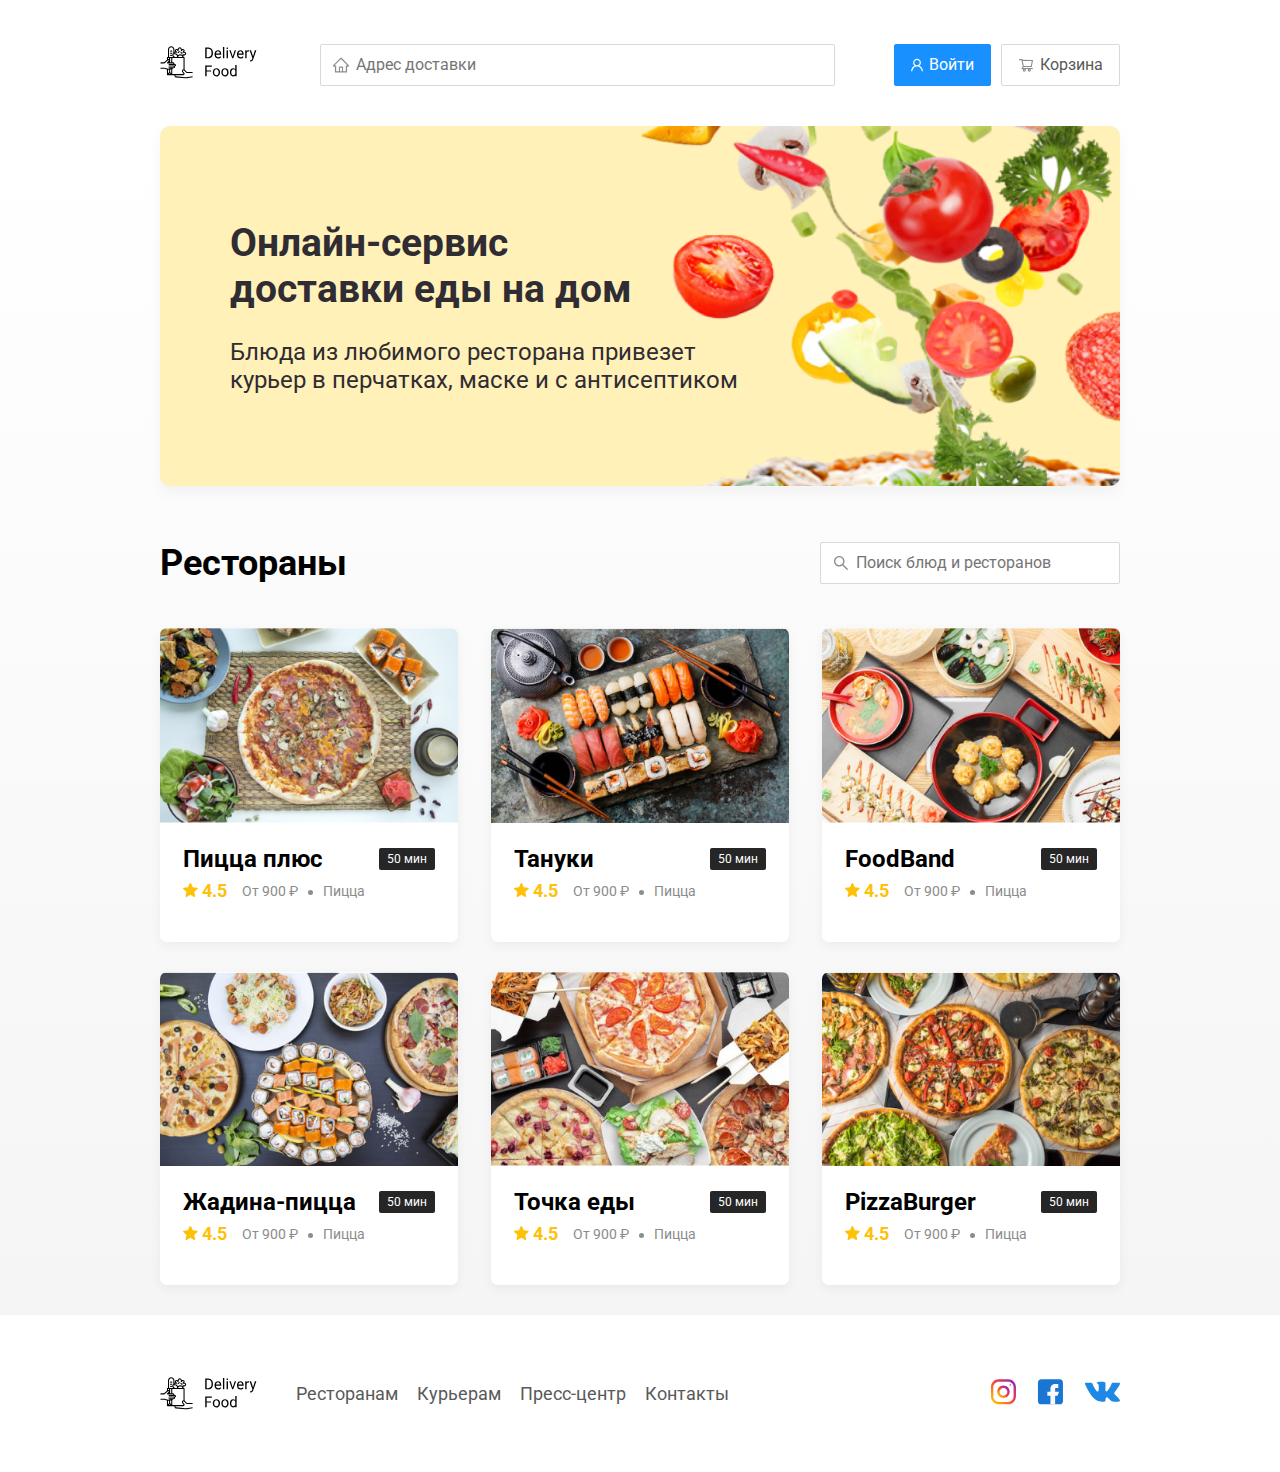
<file: index.html>
<!DOCTYPE html>
<html lang="ru">

<head>
  <meta charset="UTF-8">
  <meta http-equiv="X-UA-Compatible" content="IE=edge">
  <meta name="viewport" content="width=device-width, initial-scale=1.0">
  <link rel="preconnect" href="https://fonts.gstatic.com">
  <link href="https://fonts.googleapis.com/css2?family=Roboto:wght@400;700&display=swap" rel="stylesheet">
  <link rel="stylesheet" href="./css/normalize.css">
  <link rel="stylesheet" href="./css/style.css">
  <title>Delivery Food - доставка еды на дом</title>
</head>

<body>
  <div class="container">
    <header class="header">
      <a href="index.html"><img src="./img/header/logo.svg" alt="Logo" class="logo"></a>
      <input type="text" class="input input-address" placeholder="Адрес доставки">
      <div class="buttons">
        <button class="button button-primary">
          <img class="button-icon" src="./img/header/user.svg" alt="user">
          <span class="button-text">Войти</span>
        </button>
        <button class="button">
          <img class="button-icon" src="./img/header/shopping-cart.svg" alt="user">
          <span class="button-text">Корзина</span>
        </button>
      </div>
    </header>
  </div>
  <main class="main">
    <div class="container">
      <section class="promo">
        <h1 class="promo-title">Онлайн-сервис <br> доставки еды на дом</h1>
        <p class="promo-text">Блюда из любимого ресторана привезет курьер в перчатках, маске и с антисептиком</p>
      </section>
      <section class="restaurants">
        <div class="section-heading">
          <h2 class="section-title">
            Рестораны
          </h2>
          <input type="text" class="input input-search" placeholder="Поиск блюд и ресторанов">
        </div>
        <div class="cards">
          <a href="restaurant.html" class="card">
            <img src="./img/restaurants/card-1.jpg" class="card-img" alt="">
            <div class="card-text">
              <div class="card-heading">
                <h3 class="card-title">Пицца плюс</h3>
                <span class="card-tag tag">50 мин</span>
              </div>
              <div class="card-info">
                <div class="rating"> <img src="./img/restaurants/rating.svg" alt="rating" class="rating-star"> 4.5</div>
                <div class="price">От 900 ₽</div>
                <div class="category">Пицца</div>
              </div>
            </div>
          </a>
          <!-- /.card -->
          <a href="restaurant.html" class="card">
            <img src="./img/restaurants/card-2.jpg" class="card-img" alt="">
            <div class="card-text">
              <div class="card-heading">
                <h3 class="card-title">Тануки</h3>
                <span class="card-tag tag">50 мин</span>
              </div>
              <div class="card-info">
                <div class="rating"> <img src="./img/restaurants/rating.svg" alt="rating" class="rating-star"> 4.5</div>
                <div class="price">От 900 ₽</div>
                <div class="category">Пицца</div>
              </div>
            </div>
          </a>
          <!-- /.card -->
          <a href="restaurant.html" class="card">
            <img src="./img/restaurants/card-3.jpg" class="card-img" alt="">
            <div class="card-text">
              <div class="card-heading">
                <h3 class="card-title">FoodBand</h3>
                <span class="card-tag tag">50 мин</span>
              </div>
              <div class="card-info">
                <div class="rating"> <img src="./img/restaurants/rating.svg" alt="rating" class="rating-star"> 4.5</div>
                <div class="price">От 900 ₽</div>
                <div class="category">Пицца</div>
              </div>
            </div>
          </a>
          <!-- /.card -->
          <a href="restaurant.html" class="card">
            <img src="./img/restaurants/card-4.jpg" class="card-img" alt="">
            <div class="card-text">
              <div class="card-heading">
                <h3 class="card-title">Жадина-пицца</h3>
                <span class="card-tag tag">50 мин</span>
              </div>
              <div class="card-info">
                <div class="rating"> <img src="./img/restaurants/rating.svg" alt="rating" class="rating-star"> 4.5</div>
                <div class="price">От 900 ₽</div>
                <div class="category">Пицца</div>
              </div>
            </div>
          </a>
          <!-- /.card -->
          <a href="restaurant.html" class="card">
            <img src="./img/restaurants/card-5.jpg" class="card-img" alt="">
            <div class="card-text">
              <div class="card-heading">
                <h3 class="card-title">Точка еды</h3>
                <span class="card-tag tag">50 мин</span>
              </div>
              <div class="card-info">
                <div class="rating"> <img src="./img/restaurants/rating.svg" alt="rating" class="rating-star"> 4.5</div>
                <div class="price">От 900 ₽</div>
                <div class="category">Пицца</div>
              </div>
            </div>
          </a>
          <!-- /.card -->
          <a href="restaurant.html" class="card">
            <img src="./img/restaurants/card-6.jpg" class="card-img" alt="">
            <div class="card-text">
              <div class="card-heading">
                <h3 class="card-title">PizzaBurger</h3>
                <span class="card-tag tag">50 мин</span>
              </div>
              <div class="card-info">
                <div class="rating"> <img src="./img/restaurants/rating.svg" alt="rating" class="rating-star"> 4.5</div>
                <div class="price">От 900 ₽</div>
                <div class="category">Пицца</div>
              </div>
            </div>
          </a>
          <!-- /.card -->
        </div>
        <!-- /.cards -->
      </section>
    </div>
  </main>
  <footer class="footer">
    <div class="container">
      <div class="footer-block">
        <img src="./img/header/logo.svg" alt="logo" class="logo footer-logo">
        <nav class="footer-nav">
          <a href="#" class="footer-link">Ресторанам</a>
          <a href="#" class="footer-link">Курьерам</a>
          <a href="#" class="footer-link">Пресс-центр</a>
          <a href="#" class="footer-link">Контакты</a>
        </nav>
        <div class="social-links">
          <a href="#" class="social-link"><img src="./img/social/instagram.svg" alt="instagram"></a>
          <a href="#" class="social-link"><img src="./img/social/facebook.svg" alt="facebook"></a>
          <a href="#" class="social-link"><img src="./img/social/vk.svg" alt="vk"></a>
        </div>
      </div>
    </div>
  </footer>
  <script>(function(a,m,o,c,r,m){a[m]={id:"52849",hash:"8b2c5eb86e1eda67f5c1126f49815d588a5d99708220eea7453ec18ac7cd2327",locale:"ru",inline:false,setMeta:function(p){this.params=(this.params||[]).concat([p])}};a[o]=a[o]||function(){(a[o].q=a[o].q||[]).push(arguments)};var d=a.document,s=d.createElement('script');s.async=true;s.id=m+'_script';s.src='https://gso.amocrm.ru/js/button.js?1626092476';d.head&&d.head.appendChild(s)}(window,0,'amoSocialButton',0,0,'amo_social_button'));</script>
</body>

</html>
</file>
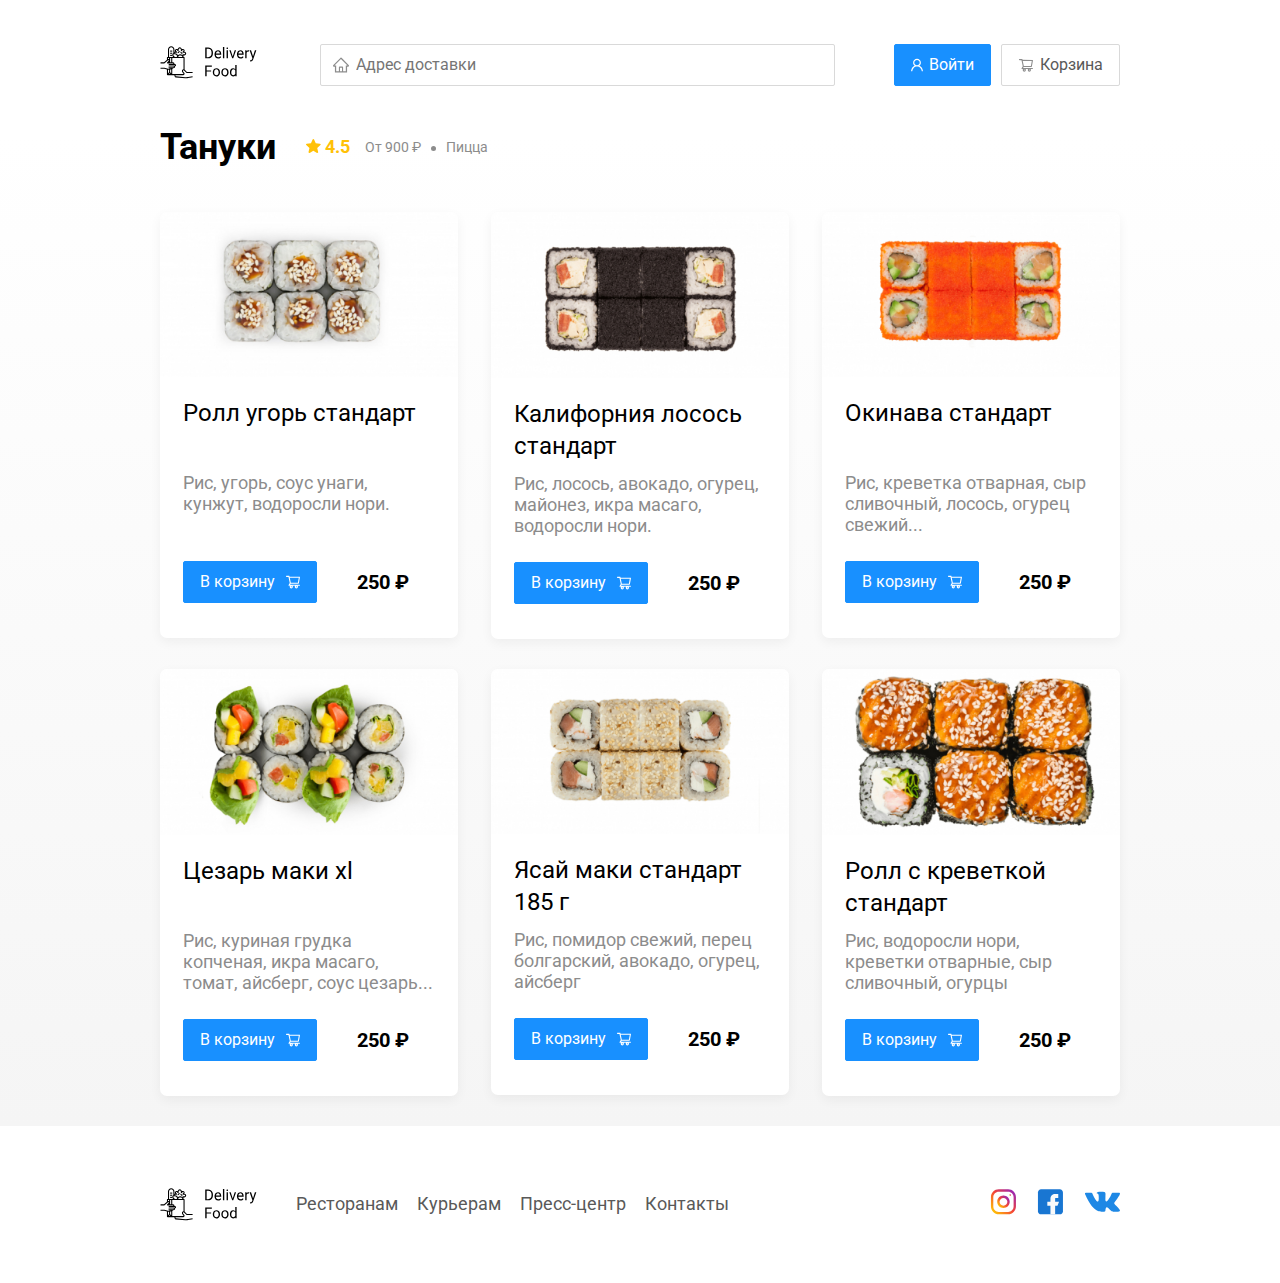
<file: restaurant.html>
<!DOCTYPE html>
<html lang="ru">

<head>
  <meta charset="UTF-8">
  <meta http-equiv="X-UA-Compatible" content="IE=edge">
  <meta name="viewport" content="width=device-width, initial-scale=1.0">
  <link rel="preconnect" href="https://fonts.gstatic.com">
  <link href="https://fonts.googleapis.com/css2?family=Roboto:wght@400;700&display=swap" rel="stylesheet">
  <link rel="stylesheet" href="./css/animate.compat.css">
  <link rel="stylesheet" href="./css/normalize.css">
  <link rel="stylesheet" href="./css/style.css">
  <title>Тануки - доставка еды на дом</title>
</head>

<body>
  <div class="container">
    <header class="header">
      <a href="index.html" class="logo "><img src="./img/header/logo.svg" alt="Logo" class="logo"></a>
      <input type="text" class="input input-address" placeholder="Адрес доставки">
      <div class="buttons">
        <button class="button button-primary">
          <img class="button-icon" src="./img/header/user.svg" alt="user">
          <span class="button-text">Войти</span>
        </button>
        <button class="button" id="cart-button">
          <img class="button-icon" src="./img/header/shopping-cart.svg" alt="user">
          <span class="button-text">Корзина</span>
        </button>
      </div>
    </header>
  </div>
  <main class="main">
    <div class="container">
      <section class="restaurants">
        <div class="section-heading">
          <h2 class="section-title">
            Тануки
          </h2>
          <div class="card-info">
            <div class="rating"> <img src="./img/restaurants/rating.svg" alt="rating" class="rating-star"> 4.5</div>
            <div class="price">От 900 ₽</div>
            <div class="category">Пицца</div>
          </div>
        </div>
        <div class="cards">
          <div class="card wow fadeInUp" data-wow-delay="0.2s">
            <img src="./img/restaurants/restaurant-1/image.jpg" class="card-img" alt="res">
            <div class="card-text">
              <div class="card-heading">
                <h3 class="card-title card-title-reg">Ролл угорь стандарт</h3>
              </div>
              <div class="card-info">
                <div class="ingredients">Рис, угорь, соус унаги, кунжут, водоросли нори.</div>
              </div>
              <div class="card-buttons">
                <button class="button button-primary">
                  <span class="button-card-text">В корзину</span>
                  <img src="./img/restaurants/cart.svg" alt="cart" class="button-card-img">
                </button>
                <strong class="card-price-bold">250 ₽</strong>
              </div>
            </div>
          </div>
          <!-- /.card -->
          <div class="card wow fadeInUp" data-wow-delay="0.4s">
            <img src="./img/restaurants/restaurant-1/image-1.jpg" class="card-img" alt="">
            <div class="card-text">
              <div class="card-heading">
                <h3 class="card-title card-title-reg">Калифорния лосось стандарт</h3>
              </div>
              <div class="card-info">
                <div class="ingredients">Рис, лосось, авокадо, огурец, майонез, икра масаго, водоросли нори.</div>
              </div>
              <div class="card-buttons">
                <button class="button button-primary">
                  <span class="button-card-text">В корзину</span>
                  <img src="./img/restaurants/cart.svg" alt="cart" class="button-card-img">
                </button>
                <strong class="card-price-bold">250 ₽</strong>
              </div>
            </div>
          </div>
          <!-- /.card -->
          <div class="card wow fadeInUp" data-wow-delay="0.6s">
            <img src="./img/restaurants/restaurant-1/image-2.jpg" class="card-img" alt="">
            <div class="card-text">
              <div class="card-heading">
                <h3 class="card-title card-title-reg">Окинава стандарт</h3>
              </div>
              <div class="card-info">
                <div class="ingredients"> Рис, креветка отварная, сыр сливочный, лосось, огурец свежий...</div>
              </div>
              <div class="card-buttons">
                <button class="button button-primary">
                  <span class="button-card-text">В корзину</span>
                  <img src="./img/restaurants/cart.svg" alt="cart" class="button-card-img">
                </button>
                <strong class="card-price-bold">250 ₽</strong>
              </div>
            </div>
          </div>
          <!-- /.card -->
          <div class="card wow fadeInUp" data-wow-delay="0.2s">
            <img src="./img/restaurants/restaurant-1/image-3.jpg" class="card-img" alt="">
            <div class="card-text">
              <div class="card-heading">
                <h3 class="card-title card-title-reg">Цезарь маки хl</h3>
              </div>
              <div class="card-info">
                <div class="ingredients">Рис, куриная грудка копченая, икра масаго, томат, айсберг, соус цезарь...</div>
              </div>
              <div class="card-buttons">
                <button class="button button-primary">
                  <span class="button-card-text">В корзину</span>
                  <img src="./img/restaurants/cart.svg" alt="cart" class="button-card-img">
                </button>
                <strong class="card-price-bold">250 ₽</strong>
              </div>
            </div>
          </div>
          <!-- /.card -->
          <div class="card wow fadeInUp" data-wow-delay="0.4s">
            <img src="./img/restaurants/restaurant-1/image-4.jpg" class="card-img" alt="">
            <div class="card-text">
              <div class="card-heading">
                <h3 class="card-title card-title-reg">Ясай маки стандарт 185 г</h3>
              </div>
              <div class="card-info">
                <div class="ingredients">Рис, помидор свежий, перец болгарский, авокадо, огурец, айсберг</div>
              </div>
              <div class="card-buttons">
                <button class="button button-primary">
                  <span class="button-card-text">В корзину</span>
                  <img src="./img/restaurants/cart.svg" alt="cart" class="button-card-img">
                </button>
                <strong class="card-price-bold">250 ₽</strong>
              </div>
            </div>
          </div>
          <!-- /.card -->
          <div class="card wow fadeInUp" data-wow-delay="0.6s">
            <img src="./img/restaurants/restaurant-1/image-5.jpg" class="card-img" alt="">
            <div class="card-text">
              <div class="card-heading">
                <h3 class="card-title card-title-reg">Ролл с креветкой стандарт</h3>
              </div>
              <div class="card-info">
                <div class="ingredients">Рис, водоросли нори, креветки отварные, сыр сливочный, огурцы</div>
              </div>
              <div class="card-buttons">
                <button class="button button-primary">
                  <span class="button-card-text">В корзину</span>
                  <img src="./img/restaurants/cart.svg" alt="cart" class="button-card-img">
                </button>
                <strong class="card-price-bold">250 ₽</strong>
              </div>
            </div>
          </div>
          <!-- /.card -->
        </div>
        <!-- /.cards -->
      </section>
    </div>
  </main>
  <footer class="footer">
    <div class="container">
      <div class="footer-block">
        <img src="./img/header/logo.svg" alt="logo" class="logo footer-logo">
        <nav class="footer-nav">
          <a href="#" class="footer-link">Ресторанам</a>
          <a href="#" class="footer-link">Курьерам</a>
          <a href="#" class="footer-link">Пресс-центр</a>
          <a href="#" class="footer-link">Контакты</a>
        </nav>
        <div class="social-links">
          <a href="#" class="social-link"><img src="./img/social/instagram.svg" alt="instagram"></a>
          <a href="#" class="social-link"><img src="./img/social/facebook.svg" alt="facebook"></a>
          <a href="#" class="social-link"><img src="./img/social/vk.svg" alt="vk"></a>
        </div>
      </div>
    </div>
  </footer>

  <div class="modal">
    <div class="modal-dialog">
      <div class="modal-header">
        <h3 class="modal-title">Корзина</h3>
        <button class="close">&times;</button>
      </div>
      <div class="modal-body">
        <div class="food-row">
          <span class="food-name">Ролл угорь стандарт</span>
          <strong class="food-price">250 ₽</strong>
          <div class="food-counter">
            <button class="counter-button">-</button>
            <span class="counter">1</span>
            <button class="counter-button">+</button>
          </div>
        </div>
        <div class="food-row">
          <span class="food-name">Ролл угорь стандарт</span>
          <strong class="food-price">250 ₽</strong>
          <div class="food-counter">
            <button class="counter-button">-</button>
            <span class="counter">1</span>
            <button class="counter-button">+</button>
          </div>
        </div>
        <div class="food-row">
          <span class="food-name">Ролл угорь стандарт</span>
          <strong class="food-price">250 ₽</strong>
          <div class="food-counter">
            <button class="counter-button">-</button>
            <span class="counter">1</span>
            <button class="counter-button">+</button>
          </div>
        </div>
      </div>
      <div class="modal-footer">
        <span class="modal-pricetag">1250 ₽</span>
        <div class="footer-buttons">
          <button class="button button-primary">Оформить заказ</button>
          <button class="button">Отмена</button>
        </div>
      </div>
    </div>
  </div>
  <script src="./js/wow.min.js"></script>
  <script src="./js/script.js"></script>
</body>

</html>
</file>
<file: css/style.css>
* {
  -webkit-box-sizing: border-box;
          box-sizing: border-box;
}

body {
  font-family: "Roboto", sans-serif;
  padding-top: 44px;
}

.container {
  max-width: 1200px;
  margin: auto;
}

.button {
  padding: 8px 16px;
  background: #FFFFFF;
  border: 1px solid #D9D9D9;
  -webkit-box-sizing: border-box;
          box-sizing: border-box;
  -webkit-box-shadow: 0px 0px 2px rgba(0, 0, 0, 0.0015);
          box-shadow: 0px 0px 2px rgba(0, 0, 0, 0.0015);
  border-radius: 2px;
  color: #595959;
  font-size: 16px;
  line-height: 24px;
  display: -webkit-box;
  display: -ms-flexbox;
  display: flex;
  -webkit-box-align: center;
      -ms-flex-align: center;
          align-items: center;
  cursor: pointer;
}
.button-primary {
  background: #1890FF;
  border: 1px solid #1890FF;
  color: #FFFFFF;
  margin-right: 10px;
}
.button-icon {
  margin-right: 6px;
}
.button-card-text {
  margin-right: 10px;
}

.input {
  background: #FFFFFF;
  border: 1px solid #D9D9D9;
  border-radius: 2px;
  font-size: 16px;
  line-height: 24px;
  padding: 8px;
  padding-left: 35px;
  background-repeat: no-repeat;
  background-position: left 11px center;
}
.input-address {
  -webkit-box-flex: 0.8;
      -ms-flex: 0.8;
          flex: 0.8;
  background-image: url(../img/header/home.svg);
}
.input-search {
  width: 300px;
  margin-left: auto;
  background-image: url(../img/restaurants/search.svg);
}

.section-heading {
  display: -webkit-box;
  display: -ms-flexbox;
  display: flex;
  -webkit-box-align: center;
      -ms-flex-align: center;
          align-items: center;
  margin-bottom: 44px;
}
.section-title {
  font-weight: bold;
  font-size: 36px;
  line-height: 42px;
  margin: 0;
  margin-right: 30px;
  color: #000000;
}

.header {
  display: -webkit-box;
  display: -ms-flexbox;
  display: flex;
  -webkit-box-align: center;
      -ms-flex-align: center;
          align-items: center;
  -webkit-box-pack: justify;
      -ms-flex-pack: justify;
          justify-content: space-between;
  margin-bottom: 40px;
}

.buttons {
  display: -webkit-box;
  display: -ms-flexbox;
  display: flex;
  -webkit-box-align: center;
      -ms-flex-align: center;
          align-items: center;
}

.main {
  background: -webkit-gradient(linear, left top, left bottom, color-stop(1.04%, rgba(245, 245, 245, 0)), to(#F5F5F5));
  background: linear-gradient(180deg, rgba(245, 245, 245, 0) 1.04%, #F5F5F5 100%);
}

.promo {
  -webkit-box-shadow: 0px 7px 12px rgba(158, 158, 163, 0.1);
          box-shadow: 0px 7px 12px rgba(158, 158, 163, 0.1);
  background: #FFF1B8 url(../img/promo/promo-image.png) no-repeat top right -260px/contain;
  border-radius: 10px;
  padding: 68px 70px;
  color: #302C34;
  margin-bottom: 56px;
}
.promo-title {
  font-size: 39px;
  line-height: 46px;
}
.promo-text {
  max-width: 538px;
  font-size: 24px;
  line-height: 28px;
}

.card {
  background: #FFFFFF;
  -webkit-box-shadow: 0px 4px 12px rgba(0, 0, 0, 0.05);
          box-shadow: 0px 4px 12px rgba(0, 0, 0, 0.05);
  border-radius: 7px;
  overflow: hidden;
  display: -webkit-box;
  display: -ms-flexbox;
  display: flex;
  -webkit-box-orient: vertical;
  -webkit-box-direction: normal;
      -ms-flex-direction: column;
          flex-direction: column;
  margin-bottom: 30px;
  -ms-flex-preferred-size: 31%;
      flex-basis: 31%;
  text-decoration: none;
}
.card-buttons {
  margin-top: 24px;
  display: -webkit-box;
  display: -ms-flexbox;
  display: flex;
  -webkit-box-align: center;
      -ms-flex-align: center;
          align-items: center;
}
.card-price-bold {
  font-weight: bold;
  font-size: 20px;
  line-height: 32px;
  margin-left: 30px;
}
.card-img {
  width: 384px;
  height: 250px;
  -ms-flex-item-align: center;
      align-self: center;
  -o-object-fit: cover;
     object-fit: cover;
}
.card-text {
  padding: 20px 23px 35px 23px;
}
.card-heading {
  display: -webkit-box;
  display: -ms-flexbox;
  display: flex;
  -webkit-box-pack: justify;
      -ms-flex-pack: justify;
          justify-content: space-between;
  -webkit-box-align: center;
      -ms-flex-align: center;
          align-items: center;
}
.card-info {
  display: -webkit-box;
  display: -ms-flexbox;
  display: flex;
  -webkit-box-align: center;
      -ms-flex-align: center;
          align-items: center;
  -ms-flex-wrap: wrap;
      flex-wrap: wrap;
}
.card-title {
  margin: 0;
  font-weight: bold;
  font-size: 24px;
  line-height: 32px;
  color: #000000;
}
.card-title-reg {
  font-weight: 400;
  height: 65px;
}
.card-tag {
  font-size: 12px;
  line-height: 20px;
  color: #FFFFFF;
  background: #262626;
  border-radius: 2px;
  padding: 1px 8px;
}
.cards {
  display: -webkit-box;
  display: -ms-flexbox;
  display: flex;
  -webkit-box-align: start;
      -ms-flex-align: start;
          align-items: flex-start;
  -webkit-box-pack: justify;
      -ms-flex-pack: justify;
          justify-content: space-between;
  -ms-flex-wrap: wrap;
      flex-wrap: wrap;
}

.rating {
  margin-right: 26px;
  font-weight: bold;
  font-size: 18px;
  line-height: 32px;
  color: #FFC107;
}

.price, .category {
  font-size: 18px;
  line-height: 32px;
  color: #8C8C8C;
}

.category {
  text-overflow: ellipsis;
  overflow: hidden;
  white-space: nowrap;
  max-width: 150px;
}

.price {
  margin-right: 10px;
}
.price::after {
  content: "";
  width: 5px;
  height: 5px;
  background-color: #8C8C8C;
  display: inline-block;
  vertical-align: middle;
  border-radius: 50%;
  margin-left: 10px;
}

.ingredients {
  margin-top: 10px;
  font-size: 18px;
  height: 65px;
  line-height: 21px;
  color: #8C8C8C;
}

.footer {
  padding: 60px 0;
}
.footer-block {
  display: -webkit-box;
  display: -ms-flexbox;
  display: flex;
  -webkit-box-align: center;
      -ms-flex-align: center;
          align-items: center;
  -webkit-box-pack: justify;
      -ms-flex-pack: justify;
          justify-content: space-between;
}
.footer-nav {
  margin-right: auto;
  margin-left: 35px;
}
.footer-link {
  display: inline-block;
  color: #595959;
  text-decoration: none;
  font-size: 18px;
  line-height: 21px;
}
.footer-link:not(:last-child) {
  margin-right: 15px;
}

.social-link:not(:last-child) {
  margin-right: 21px;
}
.social-links {
  display: -webkit-box;
  display: -ms-flexbox;
  display: flex;
  -webkit-box-align: center;
      -ms-flex-align: center;
          align-items: center;
}

.modal {
  position: fixed;
  left: 0;
  top: 0;
  width: 100%;
  height: 100%;
  background: rgba(0, 0, 0, 0.4);
  display: none;
}
.modal-dialog {
  max-width: 780px;
  width: 95%;
  background: #FFFFFF;
  border-radius: 5px;
  margin: auto;
  padding: 40px 45px;
}
.modal-header {
  display: -webkit-box;
  display: -ms-flexbox;
  display: flex;
  -webkit-box-align: center;
      -ms-flex-align: center;
          align-items: center;
  -webkit-box-pack: justify;
      -ms-flex-pack: justify;
          justify-content: space-between;
  margin-bottom: 45px;
}
.modal-title {
  margin: 0;
  font-weight: bold;
  font-size: 36px;
  line-height: 42px;
}
.modal-body {
  margin-bottom: 52px;
}
.modal-footer {
  display: -webkit-box;
  display: -ms-flexbox;
  display: flex;
  -webkit-box-align: center;
      -ms-flex-align: center;
          align-items: center;
  -webkit-box-pack: justify;
      -ms-flex-pack: justify;
          justify-content: space-between;
}
.modal-pricetag {
  background: #262626;
  border-radius: 5px;
  padding: 15px 20px;
  font-size: 20px;
  line-height: 23px;
  color: #FAFAFA;
}

.food-row {
  display: -webkit-box;
  display: -ms-flexbox;
  display: flex;
  -webkit-box-align: start;
      -ms-flex-align: start;
          align-items: flex-start;
  -webkit-box-pack: justify;
      -ms-flex-pack: justify;
          justify-content: space-between;
  padding-bottom: 8px;
  border-bottom: 1px solid #D9D9D9;
  margin-bottom: 15px;
}
.food-name {
  font-size: 18px;
  line-height: 32px;
}
.food-price {
  margin-left: auto;
  margin-right: 47px;
  font-weight: bold;
  font-size: 20px;
  line-height: 32px;
}
.food-counter {
  display: -webkit-box;
  display: -ms-flexbox;
  display: flex;
  -webkit-box-align: center;
      -ms-flex-align: center;
          align-items: center;
}

.counter {
  font-size: 16px;
  line-height: 24px;
  margin-left: 10px;
  margin-right: 10px;
}
.counter-button {
  display: -webkit-box;
  display: -ms-flexbox;
  display: flex;
  -webkit-box-align: center;
      -ms-flex-align: center;
          align-items: center;
  -webkit-box-pack: center;
      -ms-flex-pack: center;
          justify-content: center;
  background: #FFFFFF;
  border: 1px solid #40A9FF;
  -webkit-box-sizing: border-box;
          box-sizing: border-box;
  border-radius: 2px;
  width: 39px;
  height: 32px;
  font-size: 14px;
  line-height: 22px;
  color: #40A9FF;
}

.close {
  font-size: 36px;
  border: none;
  background-color: transparent;
  cursor: pointer;
}

.footer-buttons {
  display: -webkit-box;
  display: -ms-flexbox;
  display: flex;
  -webkit-box-align: center;
      -ms-flex-align: center;
          align-items: center;
}

.is-open {
  display: -webkit-box;
  display: -ms-flexbox;
  display: flex;
}

@media (max-width: 1366px) {
  .container {
    max-width: 960px;
  }

  .promo {
    background-size: cover;
    background-position: top right -360px;
  }

  .rating {
    margin-right: 15px;
  }

  .category, .price {
    font-size: 14px;
  }

  .card-img {
    height: 100%;
    width: 100%;
  }
}
@media (max-width: 992px) {
  .container {
    max-width: 750px;
  }

  .promo {
    padding: 50px;
  }
  .promo-text {
    font-size: 18px;
    max-width: 400px;
  }

  .card {
    -ms-flex-preferred-size: 49%;
        flex-basis: 49%;
  }

  .footer-link {
    font-size: 16px;
  }
}
@media (max-width: 768px) {
  .container {
    max-width: 560px;
  }

  .promo-title {
    font-size: 24px;
    line-height: 1.4;
  }
  .promo-text {
    margin-top: 0;
  }

  .rating {
    -ms-flex-preferred-size: 100%;
        flex-basis: 100%;
  }

  .card-title {
    font-size: 18px;
  }
  .card-info {
    -ms-flex-wrap: wrap;
        flex-wrap: wrap;
  }
}
@media (max-width: 578px) {
  .container {
    max-width: 90%;
  }

  .header {
    -ms-flex-wrap: wrap;
        flex-wrap: wrap;
  }

  .input-address {
    margin-top: 15px;
    -webkit-box-flex: 1;
        -ms-flex: 1;
            flex: 1;
    -webkit-box-ordinal-group: 6;
        -ms-flex-order: 5;
            order: 5;
  }

  .promo {
    background-image: none;
  }
  .promo-title {
    margin-bottom: 10px;
  }

  .section-title {
    font-size: 20px;
  }

  .card {
    -ms-flex-preferred-size: 100%;
        flex-basis: 100%;
  }
  .card-img {
    width: 100%;
  }

  .footer {
    padding: 30px;
  }
  .footer-block {
    -webkit-box-align: start;
        -ms-flex-align: start;
            align-items: flex-start;
  }
  .footer-nav {
    -webkit-box-ordinal-group: 1;
        -ms-flex-order: 0;
            order: 0;
    margin-left: 0;
    margin-right: 0;
    display: -webkit-box;
    display: -ms-flexbox;
    display: flex;
    -webkit-box-orient: vertical;
    -webkit-box-direction: normal;
        -ms-flex-direction: column;
            flex-direction: column;
  }
  .footer-logo {
    margin-right: 15px;
    -webkit-box-ordinal-group: 2;
        -ms-flex-order: 1;
            order: 1;
  }

  .social-links {
    -webkit-box-ordinal-group: 3;
        -ms-flex-order: 2;
            order: 2;
  }
}
@media (max-width: 480px) {
  .button {
    min-height: 40px;
  }
  .button-text {
    display: none;
  }
  .button-icon {
    margin: 0;
  }

  .promo {
    padding: 20px;
  }

  .section-heading {
    -ms-flex-wrap: wrap;
        flex-wrap: wrap;
  }

  .footer-block {
    -ms-flex-wrap: wrap;
        flex-wrap: wrap;
    -webkit-box-orient: vertical;
    -webkit-box-direction: normal;
        -ms-flex-direction: column;
            flex-direction: column;
    -webkit-box-align: center;
        -ms-flex-align: center;
            align-items: center;
  }
  .footer-logo {
    margin-bottom: 20px;
    -webkit-box-ordinal-group: 1;
        -ms-flex-order: 0;
            order: 0;
  }
  .footer-nav {
    margin-bottom: 20px;
    text-align: center;
  }
  .footer-link:not(:last-child) {
    margin-right: 0;
  }
}
</file>
